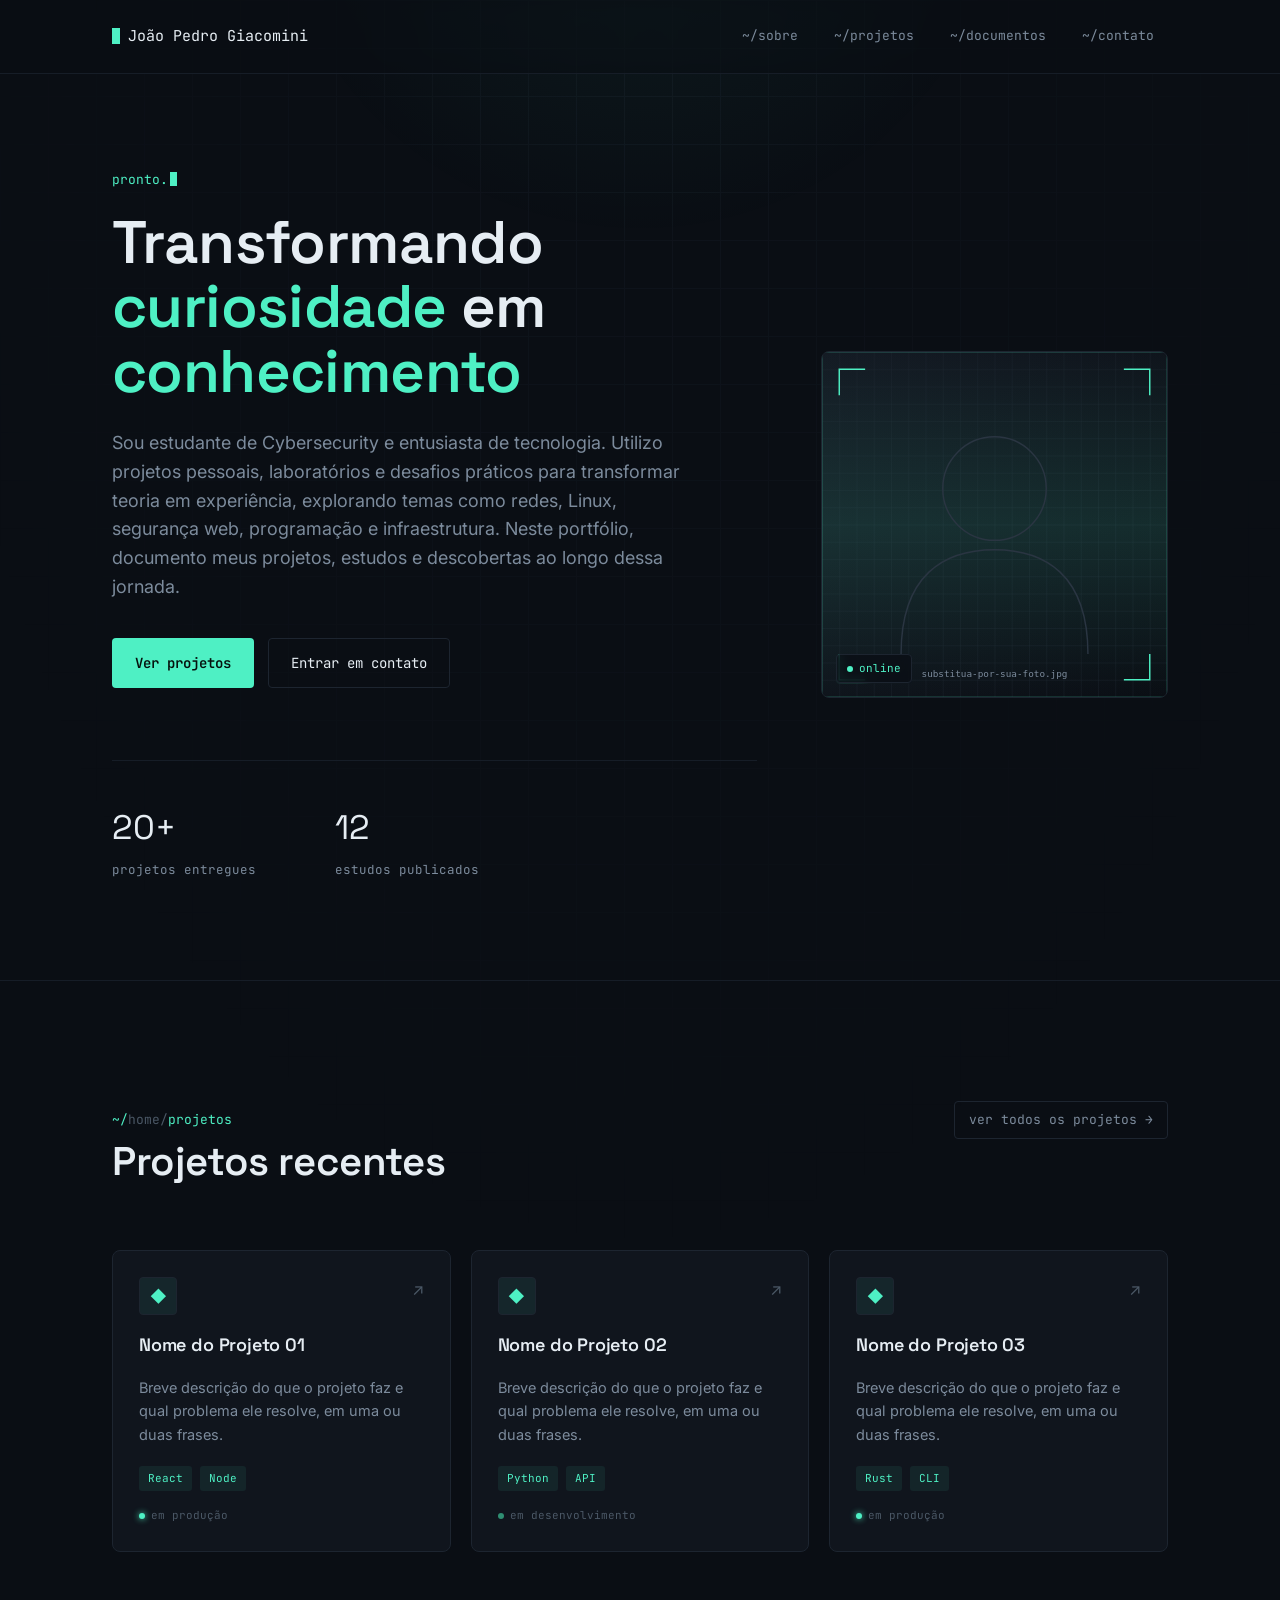
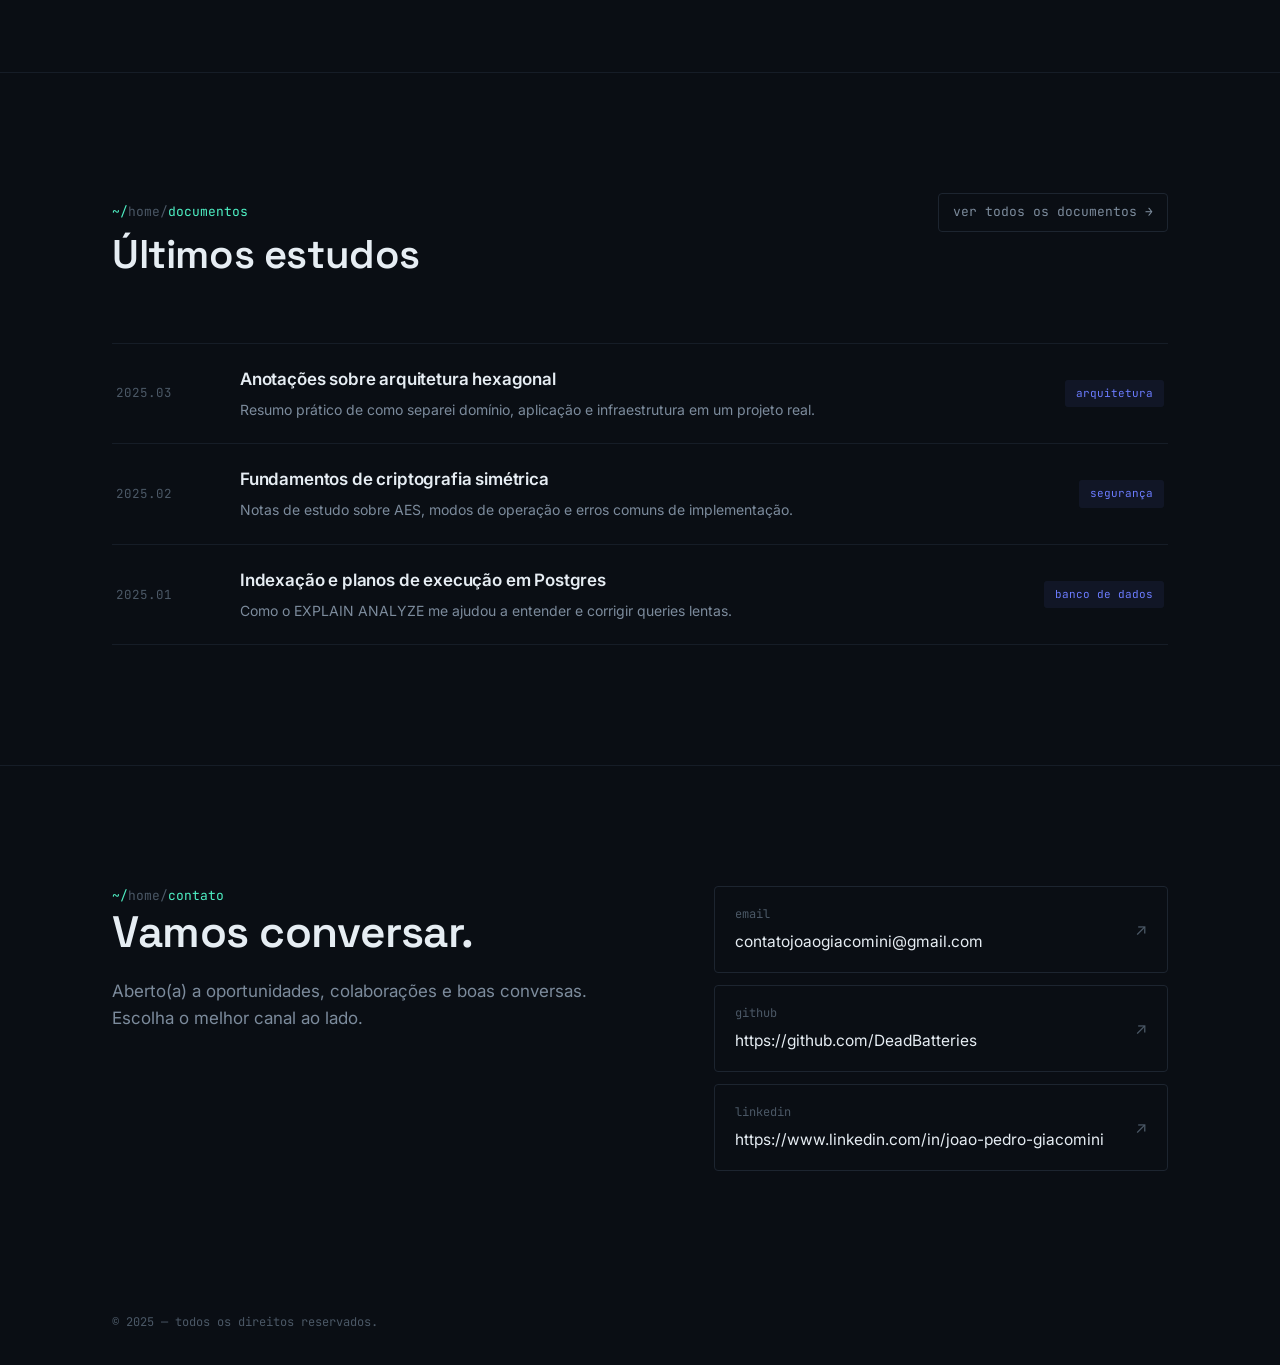
<file: index.html>
<!DOCTYPE html>
<html lang="pt-BR">
<head>
<meta charset="UTF-8">
<meta name="viewport" content="width=device-width, initial-scale=1.0">
<title>João CyberSecurity Student</title>
<meta name="description" content="Portfólio pessoal — projetos, estudos e contato.">
<link rel="preconnect" href="https://fonts.googleapis.com">
<link href="https://fonts.googleapis.com/css2?family=Space+Grotesk:wght@500;600;700&family=Inter:wght@400;500;600&family=JetBrains+Mono:wght@400;500&display=swap" rel="stylesheet">
<link rel="stylesheet" href="assets/style.css">
</head>
<body>

<div class="bg-grid" aria-hidden="true"></div>
<div class="bg-glow" aria-hidden="true"></div>

<nav class="nav">
  <div class="nav-inner">
    <a href="index.html" class="nav-logo" data-transition>
      <span class="cursor" aria-hidden="true"></span>
      João Pedro Giacomini  
    </a>
    <div class="nav-links">
      <a href="#sobre">~/sobre</a>
      <a href="projetos.html" data-transition>~/projetos</a>
      <a href="documentos.html" data-transition>~/documentos</a>
      <a href="#contato">~/contato</a>
    </div>
    <button class="nav-toggle" aria-label="Abrir menu" aria-expanded="false">☰</button>
  </div>
</nav>

<main class="shell">

  <!-- ================= SOBRE MIM ================= -->
  <header class="hero" id="sobre">
    <div class="wrap">
      <div class="hero-grid">
        <div>
          <p class="hero-eyebrow" data-boot-line>&gt;</p>
          <h1>Transformando <span class="accent-text">curiosidade </span> em <span class="accent-text">conhecimento</span><br></h1>
          <p class="hero-sub">

            Sou estudante de Cybersecurity e entusiasta de tecnologia. Utilizo projetos pessoais, laboratórios e desafios práticos para transformar teoria em experiência, explorando temas como redes, Linux, segurança web, programação e infraestrutura.

Neste portfólio, documento meus projetos, estudos e descobertas ao longo dessa jornada.

          </p>
          <div class="hero-actions">
            <a class="btn btn-primary" href="projetos.html" data-transition>Ver projetos</a>
            <a class="btn btn-ghost" href="#contato">Entrar em contato</a>
          </div>

          <div class="stat-strip">
            <div>
              <div class="stat-num">20+</div>
              <div class="stat-label">projetos entregues</div>
            </div>
            <div>
              <div class="stat-num">12</div>
              <div class="stat-label">estudos publicados</div>
            </div>
          </div>
        </div>

        <div class="hero-photo-frame">
          <img src="assets/avatar-placeholder.svg" alt="Foto de Seu Nome">
          <span class="hero-photo-tag"><span class="dot"></span>online</span>
        </div>
      </div>
    </div>
  </header>

  <!-- ================= PROJETOS (prévia) ================= -->
  <section id="projetos">
    <div class="wrap">
      <div class="section-head reveal">
        <div>
          <p class="section-path">~/<span class="dim">home/</span>projetos</p>
          <h2>Projetos recentes</h2>
        </div>
        <a class="section-link" href="projetos.html" data-transition>ver todos os projetos →</a>
      </div>

      <div class="card-grid">
        <a class="card reveal" href="https://github.com/" target="_blank" rel="noopener">
          <div class="card-top">
            <span class="card-icon" aria-hidden="true">◆</span>
            <span class="card-arrow" aria-hidden="true">↗</span>
          </div>
          <h3>Nome do Projeto 01</h3>
          <p>Breve descrição do que o projeto faz e qual problema ele resolve, em uma ou duas frases.</p>
          <div class="card-tags"><span>React</span><span>Node</span></div>
          <div class="card-status live"><span class="dot"></span>em produção</div>
        </a>

        <a class="card reveal" href="https://github.com/" target="_blank" rel="noopener">
          <div class="card-top">
            <span class="card-icon" aria-hidden="true">◆</span>
            <span class="card-arrow" aria-hidden="true">↗</span>
          </div>
          <h3>Nome do Projeto 02</h3>
          <p>Breve descrição do que o projeto faz e qual problema ele resolve, em uma ou duas frases.</p>
          <div class="card-tags"><span>Python</span><span>API</span></div>
          <div class="card-status"><span class="dot"></span>em desenvolvimento</div>
        </a>

        <a class="card reveal" href="https://github.com/" target="_blank" rel="noopener">
          <div class="card-top">
            <span class="card-icon" aria-hidden="true">◆</span>
            <span class="card-arrow" aria-hidden="true">↗</span>
          </div>
          <h3>Nome do Projeto 03</h3>
          <p>Breve descrição do que o projeto faz e qual problema ele resolve, em uma ou duas frases.</p>
          <div class="card-tags"><span>Rust</span><span>CLI</span></div>
          <div class="card-status live"><span class="dot"></span>em produção</div>
        </a>
      </div>
    </div>
  </section>

  <!-- ================= DOCUMENTOS (prévia) ================= -->
  <section id="documentos">
    <div class="wrap">
      <div class="section-head reveal">
        <div>
          <p class="section-path">~/<span class="dim">home/</span>documentos</p>
          <h2>Últimos estudos</h2>
        </div>
        <a class="section-link" href="documentos.html" data-transition>ver todos os documentos →</a>
      </div>

      <div class="doc-list">
        <a class="doc-row reveal" href="#">
          <span class="doc-date">2025.03</span>
          <div class="doc-info">
            <h3>Anotações sobre arquitetura hexagonal</h3>
            <p>Resumo prático de como separei domínio, aplicação e infraestrutura em um projeto real.</p>
          </div>
          <span class="doc-tag">arquitetura</span>
        </a>
        <a class="doc-row reveal" href="#">
          <span class="doc-date">2025.02</span>
          <div class="doc-info">
            <h3>Fundamentos de criptografia simétrica</h3>
            <p>Notas de estudo sobre AES, modos de operação e erros comuns de implementação.</p>
          </div>
          <span class="doc-tag">segurança</span>
        </a>
        <a class="doc-row reveal" href="#">
          <span class="doc-date">2025.01</span>
          <div class="doc-info">
            <h3>Indexação e planos de execução em Postgres</h3>
            <p>Como o EXPLAIN ANALYZE me ajudou a entender e corrigir queries lentas.</p>
          </div>
          <span class="doc-tag">banco de dados</span>
        </a>
      </div>
    </div>
  </section>

  <!-- ================= CONTATO ================= -->
  <section class="contact-section" id="contato">
    <div class="wrap contact-inner">
      <div class="reveal">
        <p class="section-path">~/<span class="dim">home/</span>contato</p>
        <h2>Vamos conversar.</h2>
        <p class="lead">Aberto(a) a oportunidades, colaborações e boas conversas. Escolha o melhor canal ao lado.</p>
      </div>

      <div class="contact-list reveal">
        <a class="contact-item" href="mailto:contato@joaogiacomini@gmail.com">
          <span><span class="label">email</span><span class="value">contatojoaogiacomini@gmail.com</span></span>
          <span class="go" aria-hidden="true">↗</span>
        </a>
        <a class="contact-item" href="https://github.com/DeadBatteries" target="_blank" rel="noopener">
          <span><span class="label">github</span><span class="value">https://github.com/DeadBatteries</span></span>
          <span class="go" aria-hidden="true">↗</span>
        </a>
        <a class="contact-item" href="https://www.linkedin.com/in/jo%C3%A3o-pedro-giacomini-a73427217/" target="_blank" rel="noopener">
          <span><span class="label">linkedin</span><span class="value">https://www.linkedin.com/in/joao-pedro-giacomini</span></span>
          <span class="go" aria-hidden="true">↗</span>
        </a>
      </div>
    </div>
  </section>

</main>

<footer>
  <div class="wrap footer-inner">
    <span>© 2025 — todos os direitos reservados.</span>
  </div>
</footer>

<script src="assets/main.js"></script>
</body>
</html>
</file>
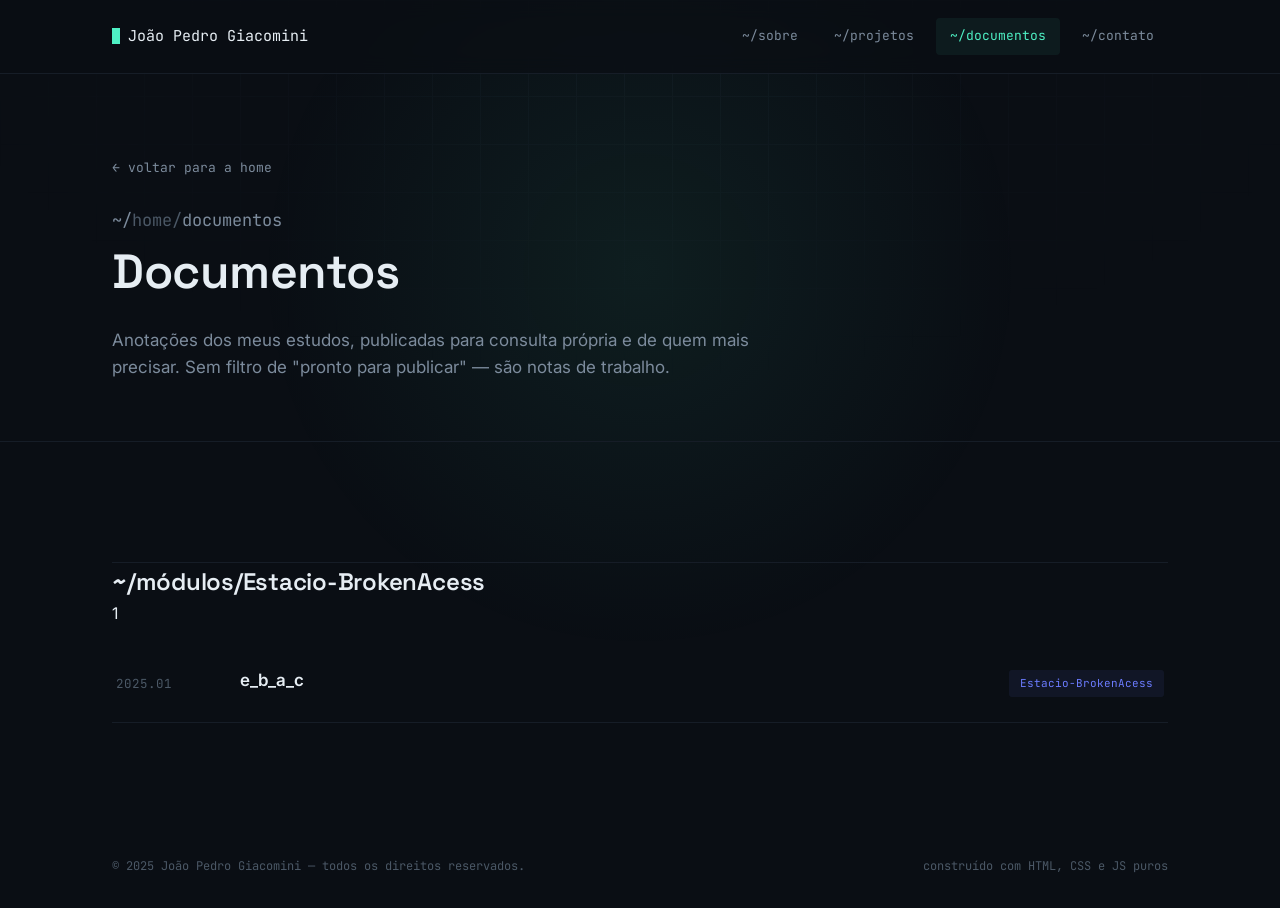
<file: documentos.html>
<!DOCTYPE html>
<html lang="pt-BR">
<head>
<meta charset="UTF-8">
<meta name="viewport" content="width=device-width, initial-scale=1.0">
<title>Documentos — João Pedro Giacomini</title>
<meta name="description" content="Anotações de estudo publicadas.">
<link rel="preconnect" href="https://fonts.googleapis.com">
<link href="https://fonts.googleapis.com/css2?family=Space+Grotesk:wght@500;600;700&family=Inter:wght@400;500;600&family=JetBrains+Mono:wght@400;500&display=swap" rel="stylesheet">
<link rel="stylesheet" href="assets/style.css">
</head>
<body>

<div class="bg-grid" aria-hidden="true"></div>
<div class="bg-glow" aria-hidden="true"></div>

<nav class="nav">
  <div class="nav-inner">
    <a href="index.html" class="nav-logo" data-transition>
      <span class="cursor" aria-hidden="true"></span>
      João Pedro Giacomini
    </a>
    <div class="nav-links">
      <a href="index.html#sobre" data-transition>~/sobre</a>
      <a href="projetos.html" data-transition>~/projetos</a>
      <a href="documentos.html" aria-current="page">~/documentos</a>
      <a href="index.html#contato" data-transition>~/contato</a>
    </div>
    <button class="nav-toggle" aria-label="Abrir menu" aria-expanded="false">☰</button>
  </div>
</nav>

<main class="shell">

  <header class="page-header">
    <div class="wrap">
      <a class="back-link" href="index.html" data-transition>← voltar para a home</a>
      <p class="section-path">~/<span class="dim">home/</span>documentos</p>
      <h1>Documentos</h1>
      <p>Anotações dos meus estudos, publicadas para consulta própria e de quem mais precisar. Sem filtro de "pronto para publicar" — são notas de trabalho.</p>
    </div>
  </header>

  <section>
    <div class="wrap">

      <div class="docs-toolbar reveal">
        <!--<div class="docs-search">
          <svg width="16" height="16" viewBox="0 0 16 16" fill="none" aria-hidden="true">
            <circle cx="7" cy="7" r="5.5" stroke="currentColor" stroke-width="1.4"/>
            <path d="M11.5 11.5L14.5 14.5" stroke="currentColor" stroke-width="1.4" stroke-linecap="round"/>
          </svg>
          <input type="text" data-docs-search placeholder="buscar documentos..." aria-label="Buscar documentos">
        </div>-->

        <!--<div class="docs-modules" role="tablist" aria-label="Filtrar por módulo">
          <button class="module-chip active" data-module="todos">todos<span class="chip-count"></span></button>
          <button class="module-chip" data-module="arquitetura-sistemas">arquitetura &amp; sistemas<span class="chip-count"></span></button>
          <button class="module-chip" data-module="seguranca">segurança<span class="chip-count"></span></button>
          <button class="module-chip" data-module="banco-de-dados">banco de dados<span class="chip-count"></span></button>
          <button class="module-chip" data-module="infraestrutura">infraestrutura<span class="chip-count"></span></button>
        </div>-->
        
      </div>

      <div class="doc-list" id="doc-list">
        <!-- Os documentos serão inseridos aqui pelo JavaScript -->
        <div class="loading-docs">Carregando documentos...</div>
      </div>

    </div>
  </section>

</main>

<footer>
  <div class="wrap footer-inner">
    <span>© 2025 João Pedro Giacomini — todos os direitos reservados.</span>
    <span>construído com HTML, CSS e JS puros</span>
  </div>
</footer>

<script src="get-documents.js"></script>
</body>
</html>
</file>
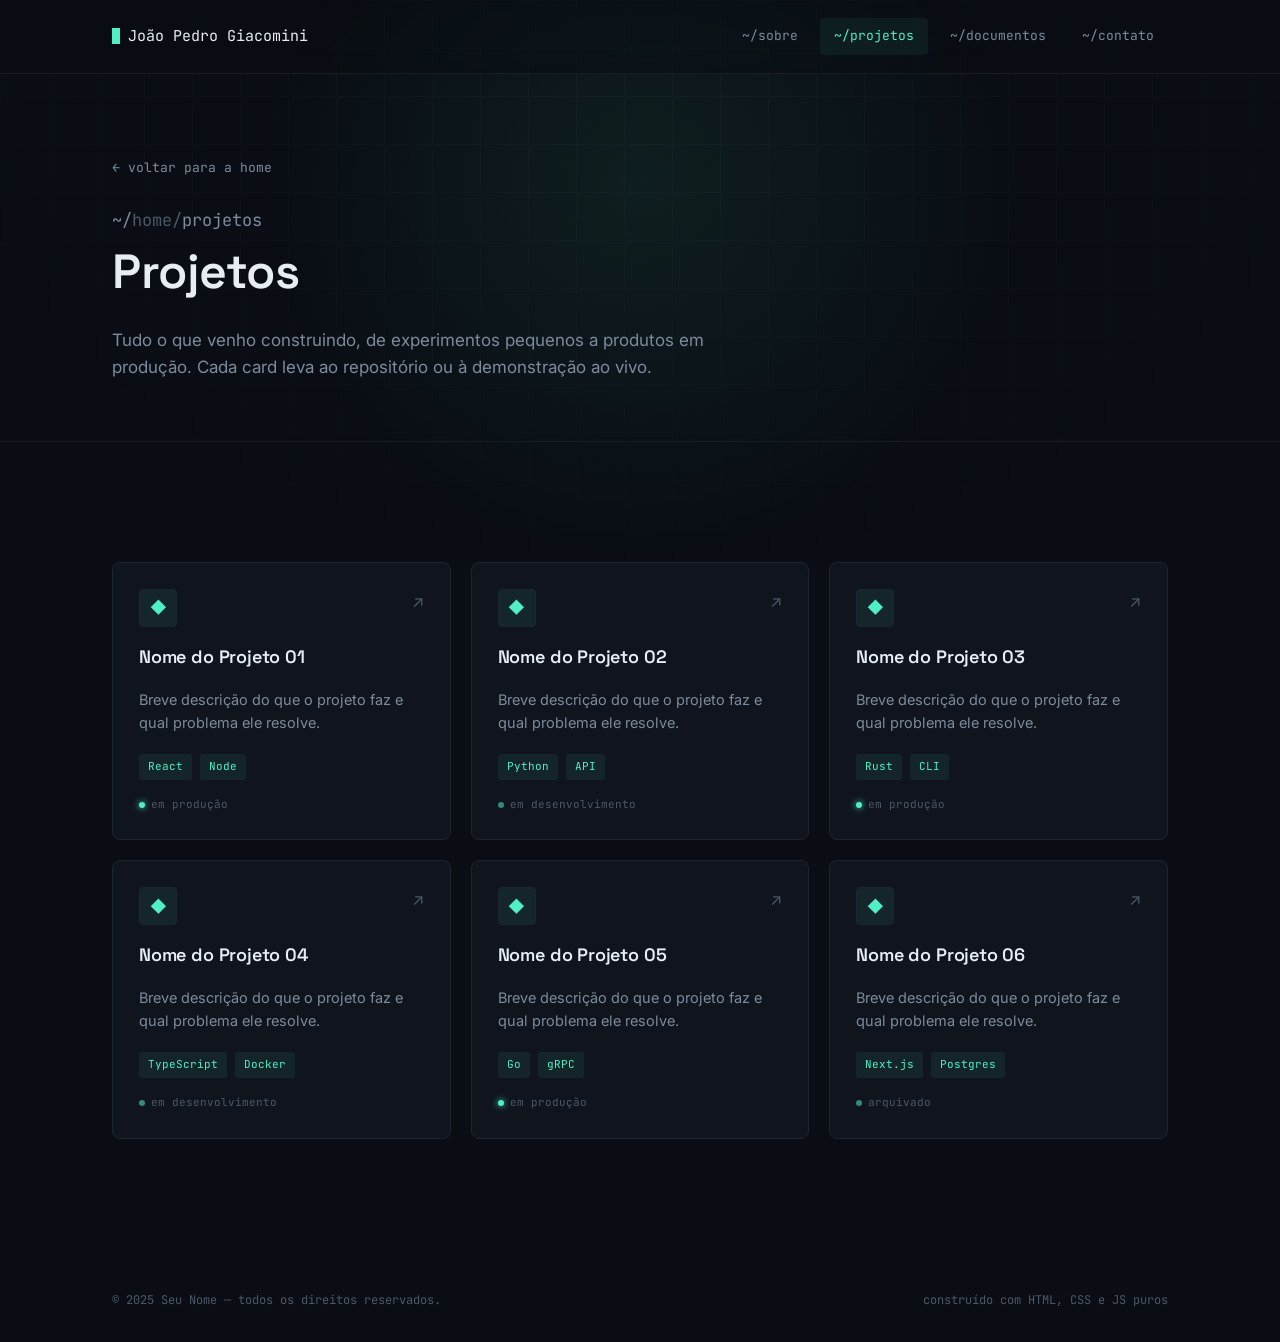
<file: projetos.html>
<!DOCTYPE html>
<html lang="pt-BR">
<head>
<meta charset="UTF-8">
<meta name="viewport" content="width=device-width, initial-scale=1.0">
<title>Projetos — Seu Nome</title>
<meta name="description" content="Lista completa de projetos desenvolvidos.">
<link rel="preconnect" href="https://fonts.googleapis.com">
<link href="https://fonts.googleapis.com/css2?family=Space+Grotesk:wght@500;600;700&family=Inter:wght@400;500;600&family=JetBrains+Mono:wght@400;500&display=swap" rel="stylesheet">
<link rel="stylesheet" href="assets/style.css">
</head>
<body>

<div class="bg-grid" aria-hidden="true"></div>
<div class="bg-glow" aria-hidden="true"></div>

<nav class="nav">
  <div class="nav-inner">
    <a href="index.html" class="nav-logo" data-transition>
      <span class="cursor" aria-hidden="true"></span>
       João Pedro Giacomini  
    </a>
    <div class="nav-links">
      <a href="index.html#sobre" data-transition>~/sobre</a>
      <a href="projetos.html" aria-current="page">~/projetos</a>
      <a href="documentos.html" data-transition>~/documentos</a>
      <a href="index.html#contato" data-transition>~/contato</a>
    </div>
    <button class="nav-toggle" aria-label="Abrir menu" aria-expanded="false">☰</button>
  </div>
</nav>

<main class="shell">

  <header class="page-header">
    <div class="wrap">
      <a class="back-link" href="index.html" data-transition>← voltar para a home</a>
      <p class="section-path">~/<span class="dim">home/</span>projetos</p>
      <h1>Projetos</h1>
      <p>Tudo o que venho construindo, de experimentos pequenos a produtos em produção. Cada card leva ao repositório ou à demonstração ao vivo.</p>
    </div>
  </header>

  <section>
    <div class="wrap">
      <div class="card-grid">

        <a class="card reveal" href="https://github.com/" target="_blank" rel="noopener">
          <div class="card-top">
            <span class="card-icon" aria-hidden="true">◆</span>
            <span class="card-arrow" aria-hidden="true">↗</span>
          </div>
          <h3>Nome do Projeto 01</h3>
          <p>Breve descrição do que o projeto faz e qual problema ele resolve.</p>
          <div class="card-tags"><span>React</span><span>Node</span></div>
          <div class="card-status live"><span class="dot"></span>em produção</div>
        </a>

        <a class="card reveal" href="https://github.com/" target="_blank" rel="noopener">
          <div class="card-top">
            <span class="card-icon" aria-hidden="true">◆</span>
            <span class="card-arrow" aria-hidden="true">↗</span>
          </div>
          <h3>Nome do Projeto 02</h3>
          <p>Breve descrição do que o projeto faz e qual problema ele resolve.</p>
          <div class="card-tags"><span>Python</span><span>API</span></div>
          <div class="card-status"><span class="dot"></span>em desenvolvimento</div>
        </a>

        <a class="card reveal" href="https://github.com/" target="_blank" rel="noopener">
          <div class="card-top">
            <span class="card-icon" aria-hidden="true">◆</span>
            <span class="card-arrow" aria-hidden="true">↗</span>
          </div>
          <h3>Nome do Projeto 03</h3>
          <p>Breve descrição do que o projeto faz e qual problema ele resolve.</p>
          <div class="card-tags"><span>Rust</span><span>CLI</span></div>
          <div class="card-status live"><span class="dot"></span>em produção</div>
        </a>

        <a class="card reveal" href="https://github.com/" target="_blank" rel="noopener">
          <div class="card-top">
            <span class="card-icon" aria-hidden="true">◆</span>
            <span class="card-arrow" aria-hidden="true">↗</span>
          </div>
          <h3>Nome do Projeto 04</h3>
          <p>Breve descrição do que o projeto faz e qual problema ele resolve.</p>
          <div class="card-tags"><span>TypeScript</span><span>Docker</span></div>
          <div class="card-status"><span class="dot"></span>em desenvolvimento</div>
        </a>

        <a class="card reveal" href="https://github.com/" target="_blank" rel="noopener">
          <div class="card-top">
            <span class="card-icon" aria-hidden="true">◆</span>
            <span class="card-arrow" aria-hidden="true">↗</span>
          </div>
          <h3>Nome do Projeto 05</h3>
          <p>Breve descrição do que o projeto faz e qual problema ele resolve.</p>
          <div class="card-tags"><span>Go</span><span>gRPC</span></div>
          <div class="card-status live"><span class="dot"></span>em produção</div>
        </a>

        <a class="card reveal" href="https://github.com/" target="_blank" rel="noopener">
          <div class="card-top">
            <span class="card-icon" aria-hidden="true">◆</span>
            <span class="card-arrow" aria-hidden="true">↗</span>
          </div>
          <h3>Nome do Projeto 06</h3>
          <p>Breve descrição do que o projeto faz e qual problema ele resolve.</p>
          <div class="card-tags"><span>Next.js</span><span>Postgres</span></div>
          <div class="card-status"><span class="dot"></span>arquivado</div>
        </a>

      </div>
    </div>
  </section>

</main>

<footer>
  <div class="wrap footer-inner">
    <span>© 2025 Seu Nome — todos os direitos reservados.</span>
    <span>construído com HTML, CSS e JS puros</span>
  </div>
</footer>

<script src="assets/main.js"></script>
</body>
</html>
</file>
<file: assets/style.css>
/* =========================================================
   DESIGN TOKENS
   ========================================================= */
:root {
  --bg: #0A0E14;
  --bg-alt: #0D1219;
  --surface: #10151D;
  --surface-2: #141B24;
  --border: #1D2530;
  --border-soft: #161D27;
  --text: #E6EDF3;
  --text-muted: #7C8B9C;
  --text-dim: #4B5866;
  --accent: #4EF0C4;
  --accent-dim: #2F8E72;
  --accent-2: #6C7CFF;
  --danger: #FF6B6B;

  --font-display: 'Space Grotesk', 'Inter', sans-serif;
  --font-body: 'Inter', sans-serif;
  --font-mono: 'JetBrains Mono', monospace;

  --max-w: 1120px;
  --radius-s: 4px;
  --radius-m: 8px;

  --ease: cubic-bezier(0.16, 1, 0.3, 1);
}

@media (prefers-reduced-motion: reduce) {
  *, *::before, *::after {
    animation-duration: 0.01ms !important;
    animation-iteration-count: 1 !important;
    transition-duration: 0.01ms !important;
    scroll-behavior: auto !important;
  }
}

/* =========================================================
   RESET
   ========================================================= */
*, *::before, *::after { box-sizing: border-box; }
html { scroll-behavior: smooth; }

body {
  margin: 0;
  background: var(--bg);
  color: var(--text);
  font-family: var(--font-body);
  font-size: 16px;
  line-height: 1.6;
  -webkit-font-smoothing: antialiased;
  overflow-x: hidden;
}

h1, h2, h3, h4 {
  font-family: var(--font-display);
  margin: 0;
  font-weight: 600;
  letter-spacing: -0.01em;
}

p { margin: 0; }
a { color: inherit; text-decoration: none; }
img { max-width: 100%; display: block; }
button { font-family: inherit; cursor: pointer; }
ul { margin: 0; padding: 0; list-style: none; }

::selection { background: var(--accent); color: var(--bg); }

a:focus-visible,
button:focus-visible,
.card:focus-visible {
  outline: 2px solid var(--accent);
  outline-offset: 3px;
  border-radius: var(--radius-s);
}

/* =========================================================
   AMBIENT BACKGROUND (grid + glow that follows scroll)
   ========================================================= */
.bg-grid {
  position: fixed;
  inset: 0;
  z-index: 0;
  pointer-events: none;
  background-image:
    linear-gradient(var(--border-soft) 1px, transparent 1px),
    linear-gradient(90deg, var(--border-soft) 1px, transparent 1px);
  background-size: 48px 48px;
  -webkit-mask-image: radial-gradient(ellipse 80% 60% at 50% 0%, black 0%, transparent 70%);
  mask-image: radial-gradient(ellipse 80% 60% at 50% 0%, black 0%, transparent 70%);
  opacity: 0.5;
}

.bg-glow {
  position: fixed;
  top: -20%;
  left: 50%;
  width: 900px;
  height: 900px;
  transform: translateX(-50%);
  background: radial-gradient(circle, rgba(78,240,196,0.07) 0%, rgba(78,240,196,0) 60%);
  z-index: 0;
  pointer-events: none;
}

/* =========================================================
   LAYOUT SHELL
   ========================================================= */
.shell {
  position: relative;
  z-index: 1;
}

.wrap {
  max-width: var(--max-w);
  margin: 0 auto;
  padding: 0 32px;
}

section {
  padding: 120px 0;
  border-bottom: 1px solid var(--border-soft);
}

section:last-of-type { border-bottom: none; }

.section-head {
  display: flex;
  align-items: baseline;
  justify-content: space-between;
  gap: 24px;
  margin-bottom: 56px;
  flex-wrap: wrap;
}

.section-path {
  font-family: var(--font-mono);
  font-size: 13px;
  color: var(--accent);
  white-space: nowrap;
}

.section-path .dim { color: var(--text-dim); }

.section-head h2 {
  font-size: clamp(28px, 4vw, 40px);
}

.section-link {
  font-family: var(--font-mono);
  font-size: 13px;
  color: var(--text-muted);
  border: 1px solid var(--border);
  padding: 8px 14px;
  border-radius: var(--radius-s);
  transition: border-color 0.25s var(--ease), color 0.25s var(--ease), background 0.25s var(--ease);
  white-space: nowrap;
}

.section-link:hover {
  border-color: var(--accent);
  color: var(--accent);
  background: rgba(78, 240, 196, 0.06);
}

/* =========================================================
   NAV
   ========================================================= */
.nav {
  position: sticky;
  top: 0;
  z-index: 50;
  background: rgba(10, 14, 20, 0.72);
  backdrop-filter: blur(10px);
  -webkit-backdrop-filter: blur(10px);
  border-bottom: 1px solid var(--border-soft);
}

.nav-inner {
  max-width: var(--max-w);
  margin: 0 auto;
  padding: 18px 32px;
  display: flex;
  align-items: center;
  justify-content: space-between;
}

.nav-logo {
  font-family: var(--font-mono);
  font-size: 15px;
  color: var(--text);
  display: flex;
  align-items: center;
  gap: 8px;
}

.nav-logo .cursor {
  width: 8px;
  height: 16px;
  background: var(--accent);
  display: inline-block;
  animation: blink 1.1s steps(1) infinite;
}

@keyframes blink { 50% { opacity: 0; } }

.nav-links {
  display: flex;
  gap: 8px;
  align-items: center;
  font-family: var(--font-mono);
  font-size: 13px;
}

.nav-links a {
  color: var(--text-muted);
  padding: 8px 14px;
  border-radius: var(--radius-s);
  transition: color 0.2s var(--ease), background 0.2s var(--ease);
}

.nav-links a:hover,
.nav-links a[aria-current="page"] {
  color: var(--accent);
  background: rgba(78, 240, 196, 0.06);
}

.nav-toggle {
  display: none;
  background: none;
  border: 1px solid var(--border);
  color: var(--text);
  border-radius: var(--radius-s);
  padding: 8px 10px;
}

/* =========================================================
   HERO / SOBRE MIM
   ========================================================= */
.hero {
  padding-top: 96px;
  padding-bottom: 100px;
  border-bottom: 1px solid var(--border-soft);
}

.hero-grid {
  display: grid;
  grid-template-columns: 1.3fr 0.7fr;
  gap: 64px;
  align-items: center;
}

.hero-eyebrow {
  font-family: var(--font-mono);
  font-size: 13px;
  color: var(--accent);
  margin-bottom: 20px;
  min-height: 20px;
}

.hero-eyebrow .cursor-blink {
  display: inline-block;
  width: 7px;
  height: 14px;
  background: var(--accent);
  margin-left: 2px;
  animation: blink 1.1s steps(1) infinite;
  vertical-align: -2px;
}

.hero h1 {
  font-size: clamp(36px, 5.4vw, 60px);
  line-height: 1.08;
  margin-bottom: 24px;
  opacity: 0;
}

.hero h1.revealed {
  opacity: 1;
  animation: rise 0.7s var(--ease) forwards;
}

.hero h1 .accent-text { color: var(--accent); }

.hero-sub {
  color: var(--text-muted);
  font-size: 18px;
  max-width: 52ch;
  margin-bottom: 36px;
  opacity: 0;
}

.hero-sub.revealed {
  opacity: 1;
  animation: rise 0.7s var(--ease) forwards;
  animation-delay: 0.1s;
}

@keyframes rise {
  from { opacity: 0; transform: translateY(14px); }
  to { opacity: 1; transform: translateY(0); }
}

.hero-actions {
  display: flex;
  gap: 14px;
  flex-wrap: wrap;
  opacity: 0;
}

.hero-actions.revealed {
  opacity: 1;
  animation: rise 0.7s var(--ease) forwards;
  animation-delay: 0.2s;
}

.btn {
  font-family: var(--font-mono);
  font-size: 14px;
  padding: 13px 22px;
  border-radius: var(--radius-s);
  border: 1px solid transparent;
  transition: transform 0.2s var(--ease), border-color 0.2s var(--ease), background 0.2s var(--ease), color 0.2s var(--ease);
  display: inline-flex;
  align-items: center;
  gap: 8px;
}

.btn-primary {
  background: var(--accent);
  color: #06120E;
  font-weight: 600;
}

.btn-primary:hover { transform: translateY(-2px); background: #67f5cf; }

.btn-ghost {
  border-color: var(--border);
  color: var(--text);
}

.btn-ghost:hover {
  border-color: var(--accent);
  color: var(--accent);
  transform: translateY(-2px);
}

.hero-photo-frame {
  position: relative;
  aspect-ratio: 1 / 1;
  border-radius: var(--radius-m);
  overflow: hidden;
  border: 1px solid var(--border);
  background: var(--surface);
}

.hero-photo-frame img {
  width: 100%;
  height: 100%;
  object-fit: cover;
}

.hero-photo-frame::after {
  content: "";
  position: absolute;
  inset: 0;
  box-shadow: inset 0 0 0 1px rgba(78, 240, 196, 0.15);
  pointer-events: none;
}

.hero-photo-tag {
  position: absolute;
  bottom: 14px;
  left: 14px;
  font-family: var(--font-mono);
  font-size: 11px;
  color: var(--accent);
  background: rgba(10, 14, 20, 0.75);
  border: 1px solid var(--border);
  padding: 5px 10px;
  border-radius: var(--radius-s);
  backdrop-filter: blur(4px);
}

.hero-photo-tag .dot {
  width: 6px;
  height: 6px;
  border-radius: 50%;
  background: var(--accent);
  display: inline-block;
  margin-right: 6px;
}

/* stat strip */
.stat-strip {
  display: grid;
  grid-template-columns: repeat(3, 1fr);
  gap: 24px;
  margin-top: 72px;
  padding-top: 40px;
  border-top: 1px solid var(--border-soft);
}

.stat-strip .stat-num {
  font-family: var(--font-display);
  font-size: 34px;
  color: var(--text);
}

.stat-strip .stat-label {
  font-family: var(--font-mono);
  font-size: 12.5px;
  color: var(--text-muted);
  margin-top: 4px;
}

/* =========================================================
   REVEAL ON SCROLL (fade+rise, gentle)
   ========================================================= */
.reveal {
  /*opacity: 0;*/
  transform: translateY(18px);
  transition: opacity 0.6s var(--ease), transform 0.6s var(--ease);
}

.reveal.in-view {
  opacity: 1;
  transform: translateY(0);
}

/* =========================================================
   CARDS — PROJETOS
   ========================================================= */
.card-grid {
  display: grid;
  grid-template-columns: repeat(3, 1fr);
  gap: 20px;
}

.card {
  display: flex;
  flex-direction: column;
  gap: 16px;
  padding: 26px;
  background: var(--surface);
  border: 1px solid var(--border);
  border-radius: var(--radius-m);
  transition: transform 0.3s var(--ease), border-color 0.3s var(--ease), background 0.3s var(--ease);
  position: relative;
}

.card:hover {
  transform: translateY(-4px);
  border-color: var(--accent-dim);
  background: var(--surface-2);
}

.card-top {
  display: flex;
  align-items: flex-start;
  justify-content: space-between;
  gap: 12px;
}

.card-icon {
  width: 38px;
  height: 38px;
  border-radius: var(--radius-s);
  background: rgba(78, 240, 196, 0.08);
  border: 1px solid var(--border);
  display: flex;
  align-items: center;
  justify-content: center;
  color: var(--accent);
  flex-shrink: 0;
}

.card-arrow {
  color: var(--text-dim);
  transition: transform 0.3s var(--ease), color 0.3s var(--ease);
}

.card:hover .card-arrow {
  transform: translate(3px, -3px);
  color: var(--accent);
}

.card h3 {
  font-size: 18px;
  color: var(--text);
}

.card p {
  color: var(--text-muted);
  font-size: 14.5px;
  flex-grow: 1;
}

.card-tags {
  display: flex;
  gap: 8px;
  flex-wrap: wrap;
  margin-top: 4px;
}

.card-tags span {
  font-family: var(--font-mono);
  font-size: 11px;
  color: var(--accent);
  background: rgba(78, 240, 196, 0.07);
  padding: 4px 9px;
  border-radius: 3px;
}

.card-status {
  font-family: var(--font-mono);
  font-size: 11px;
  color: var(--text-dim);
  display: flex;
  align-items: center;
  gap: 6px;
}

.card-status .dot {
  width: 6px;
  height: 6px;
  border-radius: 50%;
  background: var(--accent-dim);
}

.card-status.live .dot { background: var(--accent); box-shadow: 0 0 6px var(--accent); }

/* =========================================================
   DOCUMENTOS list
   ========================================================= */
.doc-list {
  display: flex;
  flex-direction: column;
  border-top: 1px solid var(--border-soft);
}

.doc-row {
  display: grid;
  grid-template-columns: 100px 1fr auto;
  gap: 24px;
  align-items: center;
  padding: 22px 4px;
  border-bottom: 1px solid var(--border-soft);
  transition: background 0.25s var(--ease), padding-left 0.25s var(--ease);
}

.doc-row:hover {
  background: rgba(78, 240, 196, 0.03);
  padding-left: 14px;
}

.doc-date {
  font-family: var(--font-mono);
  font-size: 12.5px;
  color: var(--text-dim);
}

.doc-info h3 {
  font-size: 17px;
  color: var(--text);
  margin-bottom: 6px;
  font-family: var(--font-body);
  font-weight: 600;
}

.doc-info p {
  color: var(--text-muted);
  font-size: 14px;
}

.doc-tag {
  font-family: var(--font-mono);
  font-size: 11px;
  color: var(--accent-2);
  background: rgba(108, 124, 255, 0.08);
  padding: 5px 11px;
  border-radius: 3px;
  white-space: nowrap;
}

/* =========================================================
   CONTATO
   ========================================================= */
.contact-section {
  padding-bottom: 100px;
}

.contact-inner {
  display: grid;
  grid-template-columns: 1.1fr 0.9fr;
  gap: 48px;
  align-items: start;
}

.contact-inner h2 {
  font-size: clamp(28px, 4vw, 44px);
  line-height: 1.15;
  margin-bottom: 20px;
}

.contact-inner .lead {
  color: var(--text-muted);
  font-size: 17px;
  max-width: 48ch;
}

.contact-list {
  display: flex;
  flex-direction: column;
  gap: 2px;
}

.contact-item {
  display: flex;
  align-items: center;
  justify-content: space-between;
  padding: 18px 20px;
  border: 1px solid var(--border);
  border-radius: var(--radius-s);
  margin-bottom: 10px;
  transition: border-color 0.25s var(--ease), background 0.25s var(--ease);
}

.contact-item:hover {
  border-color: var(--accent);
  background: rgba(78, 240, 196, 0.04);
}

.contact-item .label {
  font-family: var(--font-mono);
  font-size: 12px;
  color: var(--text-dim);
  display: block;
  margin-bottom: 4px;
}

.contact-item .value {
  font-size: 15.5px;
  color: var(--text);
}

.contact-item .go {
  color: var(--text-dim);
  transition: transform 0.25s var(--ease), color 0.25s var(--ease);
}

.contact-item:hover .go {
  transform: translate(3px, -3px);
  color: var(--accent);
}

/* =========================================================
   FOOTER
   ========================================================= */
footer {
  padding: 32px 0;
}

.footer-inner {
  display: flex;
  justify-content: space-between;
  align-items: center;
  font-family: var(--font-mono);
  font-size: 12px;
  color: var(--text-dim);
  flex-wrap: wrap;
  gap: 12px;
}

/* =========================================================
   PAGE HEADER (páginas internas)
   ========================================================= */
.page-header {
  padding: 80px 0 60px;
  border-bottom: 1px solid var(--border-soft);
}

.page-header h1 {
  font-size: clamp(32px, 5vw, 48px);
  margin-bottom: 16px;
}

.page-header p {
  color: var(--text-muted);
  font-size: 17px;
  max-width: 60ch;
}

.back-link {
  font-family: var(--font-mono);
  font-size: 13px;
  color: var(--text-muted);
  display: inline-flex;
  align-items: center;
  gap: 6px;
  margin-bottom: 28px;
  transition: color 0.2s var(--ease);
}

.back-link:hover { color: var(--accent); }

/* =========================================================
   PAGE TRANSITION OVERLAY
   ========================================================= */
.page-transition {
  position: fixed;
  inset: 0;
  z-index: 999;
  background: var(--bg);
  transform: scaleY(0);
  transform-origin: bottom;
  pointer-events: none;
}

.page-transition.leaving {
  animation: wipe-in 0.45s var(--ease) forwards;
}

.page-fade-in {
  animation: fade-in-page 0.5s var(--ease) forwards;
}

@keyframes wipe-in {
  from { transform: scaleY(0); transform-origin: bottom; }
  to { transform: scaleY(1); transform-origin: bottom; }
}

@keyframes fade-in-page {
  from { opacity: 0; transform: translateY(8px); }
  to { opacity: 1; transform: translateY(0); }
}

/* =========================================================
   RESPONSIVE
   ========================================================= */
@media (max-width: 900px) {
  .hero-grid { grid-template-columns: 1fr; }
  .hero-photo-frame { max-width: 320px; margin: 0 auto; }
  .card-grid { grid-template-columns: repeat(2, 1fr); }
  .contact-inner { grid-template-columns: 1fr; }
  .stat-strip { grid-template-columns: repeat(3, 1fr); gap: 12px; }
}

@media (max-width: 640px) {
  .wrap { padding: 0 20px; }
  section { padding: 80px 0; }
  .nav-links { display: none; }
  .nav-toggle { display: inline-flex; }
  .card-grid { grid-template-columns: 1fr; }
  .doc-row { grid-template-columns: 1fr; gap: 8px; }
  .doc-date { order: -1; }
  .section-head { flex-direction: column; align-items: flex-start; }
  .stat-strip { grid-template-columns: 1fr; }
  .hero { padding-top: 48px; }
}

/* Overlay para visualização de documentos */
.doc-overlay {
  position: fixed;
  top: 0;
  left: 0;
  width: 100%;
  height: 100%;
  background: rgba(0, 0, 0, 0.8);
  backdrop-filter: blur(8px);
  z-index: 1000;
  display: flex;
  align-items: center;
  justify-content: center;
  padding: 2rem;
  animation: fadeIn 0.3s ease;
}

.doc-overlay-content {
  background: var(--bg-color, #1a1a1a);
  max-width: 800px;
  width: 100%;
  max-height: 90vh;
  border-radius: 12px;
  padding: 2rem;
  position: relative;
  overflow-y: auto;
  border: 1px solid rgba(255, 255, 255, 0.1);
}

.doc-overlay-close {
  position: absolute;
  top: 1rem;
  right: 1rem;
  background: none;
  border: none;
  color: #fff;
  font-size: 1.5rem;
  cursor: pointer;
  padding: 0.5rem;
  border-radius: 4px;
  transition: background 0.2s;
}

.doc-overlay-close:hover {
  background: rgba(255, 255, 255, 0.1);
}

.doc-overlay-body {
  color: #fff;
}

.doc-overlay-body h1 {
  font-size: 2rem;
  margin-bottom: 0.5rem;
}

.doc-overlay-body .doc-date {
  color: #888;
  margin-bottom: 1rem;
}

.doc-overlay-body .doc-tags {
  margin-bottom: 1.5rem;
}

.doc-overlay-body .doc-content {
  line-height: 1.6;
}

.doc-overlay-body .doc-content h2 {
  margin-top: 1.5rem;
  margin-bottom: 0.5rem;
}

.doc-overlay-body .doc-content p {
  margin-bottom: 1rem;
}

.doc-overlay-body .doc-content code {
  background: rgba(255, 255, 255, 0.1);
  padding: 0.2rem 0.4rem;
  border-radius: 4px;
  font-family: 'JetBrains Mono', monospace;
  font-size: 0.9rem;
}

.doc-overlay-body .doc-content pre {
  background: rgba(255, 255, 255, 0.05);
  padding: 1rem;
  border-radius: 8px;
  overflow-x: auto;
  margin: 1rem 0;
}

.doc-overlay-body .doc-content pre code {
  background: none;
  padding: 0;
}

.doc-overlay-body .doc-content ul,
.doc-overlay-body .doc-content ol {
  margin: 0.5rem 0;
  padding-left: 2rem;
}

.doc-overlay-body .doc-content blockquote {
  border-left: 4px solid #0066cc;
  padding-left: 1rem;
  margin: 1rem 0;
  color: #aaa;
}

@keyframes fadeIn {
  from { opacity: 0; }
  to { opacity: 1; }
}

.loading-docs {
  text-align: center;
  padding: 3rem;
  color: #888;
}
</file>
